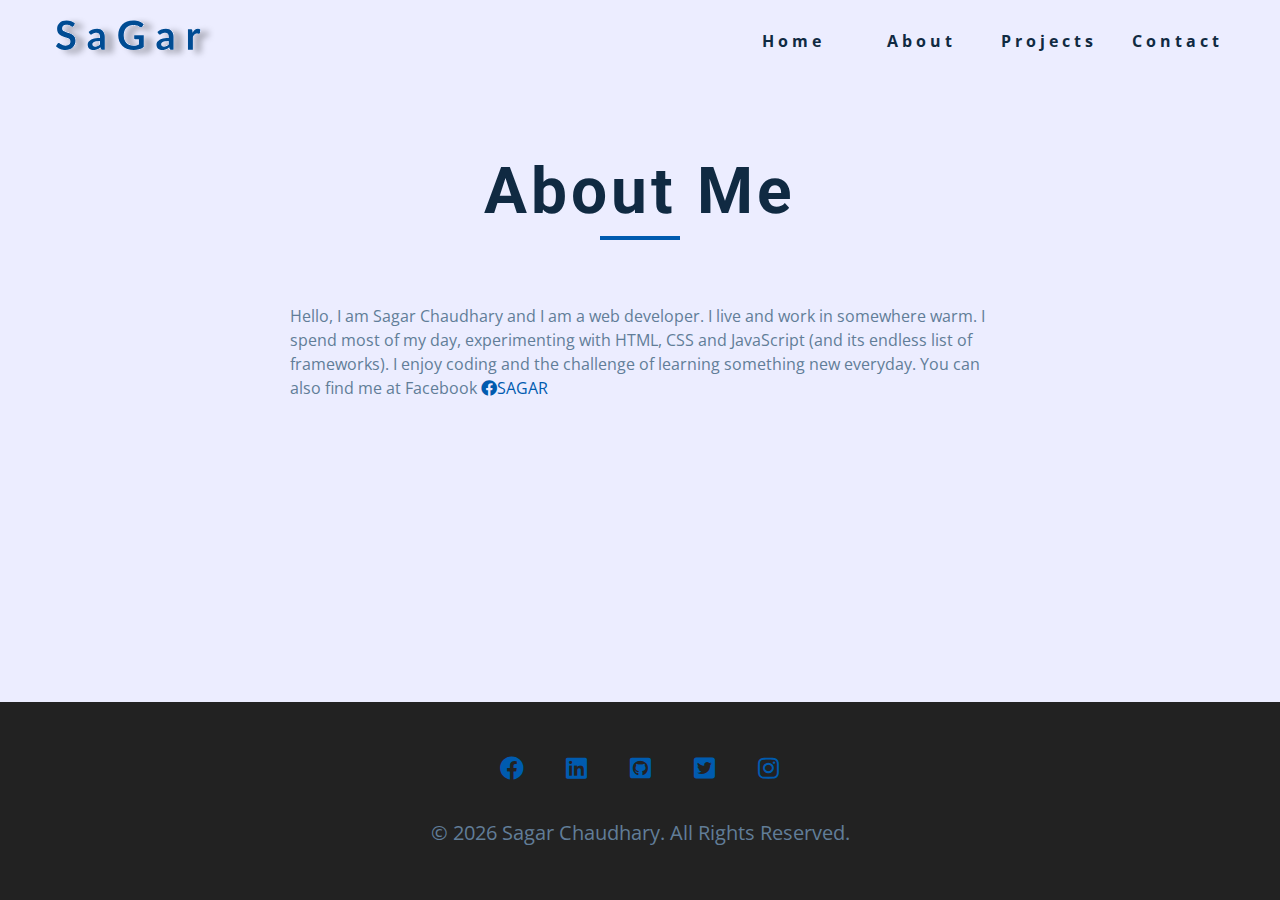
<file: about.html>
<!DOCTYPE html>
<html lang="en">
  <head>
    <meta charset="UTF-8" />
    <meta name="viewport" content="width=device-width, initial-scale=1.0" />
    <title>S a G a r || About</title>
    <link
      rel="stylesheet"
      href="./fontawesome-free-5.12.1-web/css/all.min.css"
    />
    <!-- css -->
    <link rel="stylesheet" href="./css/styles.css" />
  </head>

  <body>
    <!-- navbar -->
    <nav class="nav" id="nav">
      <div class="nav-center">
        <!-- nav header -->
        <div class="nav-header">
          <a href="index.html"><img src="./images/logo1.svg" class="nav-logo" alt="" /></a>
          <button class="nav-btn" id="nav-btn">
            <i class="fas fa-bars"></i>
          </button>
        </div>
        <!-- nav links -->
        <ul class="nav-links">
          <li><a href="index.html">home</a></li>
          <li><a href="about.html">about</a></li>
          <li><a href="projects.html">projects</a></li>
          <li><a href="contact.html">contact</a></li>
        </ul>
      </div>
    </nav>
    <!-- end of navbar -->
    <!-- sidebar -->
    <aside class="sidebar" id="sidebar">
      <div>
        <button id="close-btn" class="close-btn">
          <i class="fas fa-times"></i>
        </button>
        <ul class="sidebar-links">
          <li><a href="index.html">home</a></li>
          <li><a href="about.html">about</a></li>
          <li><a href="projects.html">projects</a></li>
          <li><a href="contact.html">contact</a></li>
        </ul>
        <ul class="social-icons">
          <!-- single item -->
          <li>
            <a href="https://www.facebook.com/emoz.anbu" class="social-icon">
              <i class="fab fa-facebook"></i>
            </a>
          </li>
          <!-- end of single item -->
          <!-- single item -->
          <li>
            <a href="https://www.linkedin.com/in/sagar2022/" class="social-icon">
              <i class="fab fa-linkedin"></i>
            </a>
          </li>
          <!-- end of single item -->
          <!-- single item -->
          <li>
            <a href="https://www.github.com/sagar2022" class="social-icon">
              <i class="fab fa-squarespace"></i>
            </a>
          </li>
          <!-- end of single item -->
          <!-- single item -->
          <li>
            <a href="https://www.twitter.com/AnbuEmoz" class="social-icon">
              <i class="fab fa-twitter-square"></i>
            </a>
          </li>
          <!-- end of single item -->
          <!-- single item -->
          <li>
            <a href="https://www.instagram.com/emoz.anbuu/" class="social-icon">
              <i class="fab fa-instagram"></i>
            </a>
          </li>
          <!-- end of single item -->
        </ul>
      </div>
    </aside>
    <!-- end of sidebar -->

    <!-- ############## -->
    <!-- ############## -->
    <!-- ############## -->
    <!-- ############## -->

    <section class="section single-page">
      <!-- section title -->
      <div class="section-title">
        <h1>about me</h1>
        <div class="underline"></div>
      </div>
      <!--end of section title -->
      <div class="section-center page-info">
        <!-- about page -->
        <p>
          Hello, I am Sagar Chaudhary and I am a web developer. I live and work in
          somewhere warm. I spend most of my day, experimenting with HTML, CSS
          and JavaScript (and its endless list of frameworks). I enjoy coding
          and the challenge of learning something new everyday. You can also
          find me at Facebook
          <a href="https://www.facebook.com/emoz.anbu"
            ><i class="fab fa-facebook"></i>SAGAR</a
          >
        </p>
      </div>
    </section>
    <!-- ############## -->
    <!-- ############## -->
    <!-- ############## -->
    <!-- ############## -->

    <!-- footer -->
    <footer class="footer">
      <ul class="social-icons">
        <!-- single item -->
        <li>
          <a href="https://www.facebook.com/emoz.anbu" class="social-icon">
            <i class="fab fa-facebook"></i>
          </a>
        </li>
        <!-- end of single item -->
        <!-- single item -->
        <li>
          <a href="https://www.linkedin.com/in/sagar2022/" class="social-icon">
            <i class="fab fa-linkedin"></i>
          </a>
        </li>
        <!-- end of single item -->
        <!-- single item -->
        <li>
          <a href="https://www.github.com/2022" class="social-icon">
            <i class="fab fa-github-square"></i>
          </a>
        </li>
        <!-- end of single item -->
        <!-- single item -->
        <li>
          <a href="https://www.twitter.com/AnbuEmoz" class="social-icon">
            <i class="fab fa-twitter-square"></i>
          </a>
        </li>
        <!-- end of single item -->
        <!-- single item -->
        <li>
          <a href="https://www.instagram.com/emoz.anbuu/" class="social-icon">
            <i class="fab fa-instagram"></i>
          </a>
        </li>
        <!-- end of single item -->
      </ul>

      <p>&copy; <span id="date"></span> sagar chaudhary. All rights reserved.</p>
    </footer>
    <script src="./js/app.js"></script>
  </body>
</html>
</file>
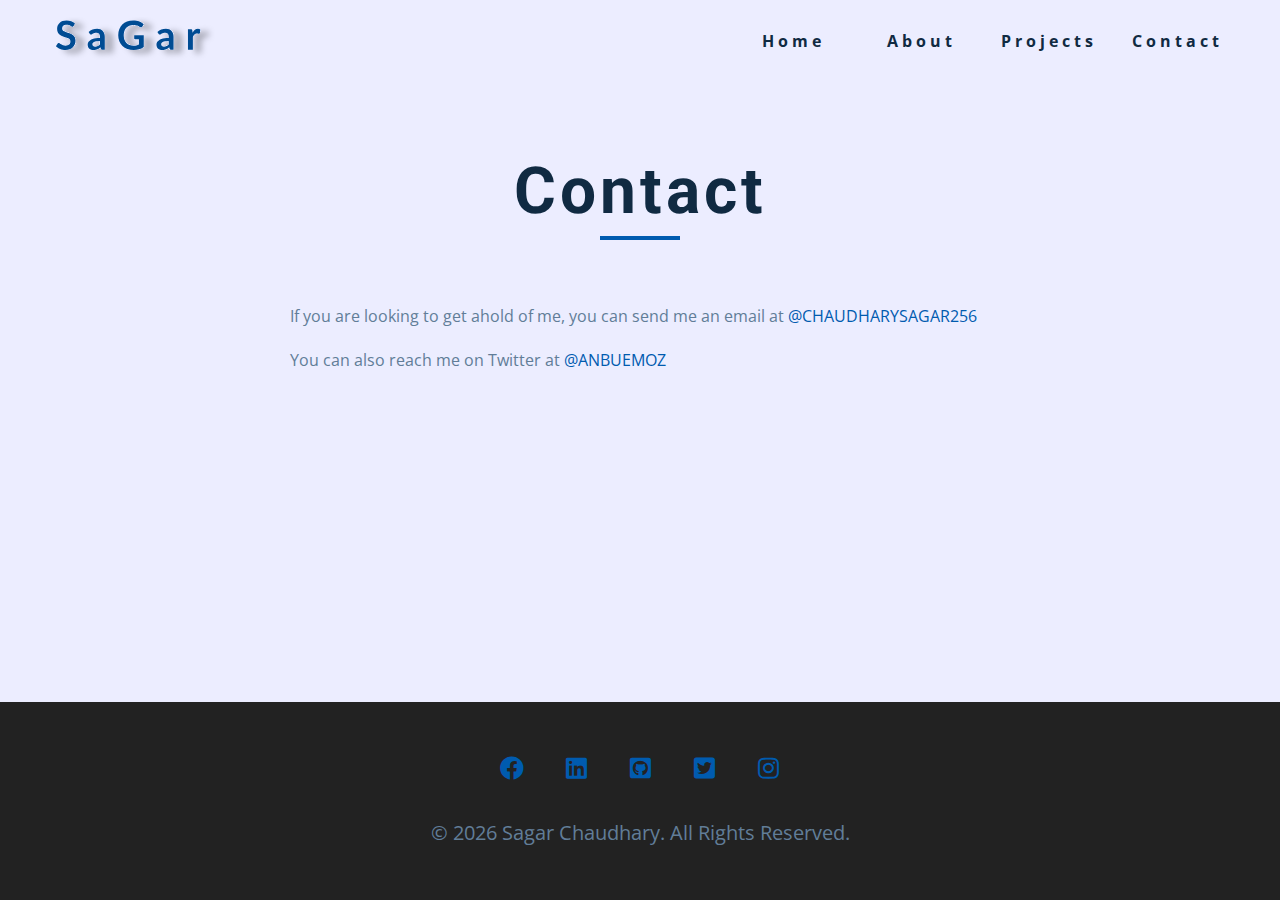
<file: contact.html>
<!DOCTYPE html>
<html lang="en">
  <head>
    <meta charset="UTF-8" />
    <meta name="viewport" content="width=device-width, initial-scale=1.0" />
    <title>S a G a r|| Contact</title>
    <link
      rel="stylesheet"
      href="./fontawesome-free-5.12.1-web/css/all.min.css"
    />
    <!-- css -->
    <link rel="stylesheet" href="./css/styles.css" />
  </head>

  <body>
    <!-- navbar -->
    <nav class="nav" id="nav">
      <div class="nav-center">
        <!-- nav header -->
        <div class="nav-header">
          <a href="index.html"><img src="./images/logo1.svg" class="nav-logo" alt="" /></a>
          <button class="nav-btn" id="nav-btn">
            <i class="fas fa-bars"></i>
          </button>
        </div>
        <!-- nav links -->
        <ul class="nav-links">
          <li><a href="index.html">home</a></li>
          <li><a href="about.html">about</a></li>
          <li><a href="projects.html">projects</a></li>
          <li><a href="contact.html">contact</a></li>
        </ul>
      </div>
    </nav>
    <!-- end of navbar -->
    <!-- sidebar -->
    <aside class="sidebar" id="sidebar">
      <div>
        <button id="close-btn" class="close-btn">
          <i class="fas fa-times"></i>
        </button>
        <ul class="sidebar-links">
          <li><a href="index.html">home</a></li>
          <li><a href="about.html">about</a></li>
          <li><a href="projects.html">projects</a></li>
          <li><a href="contact.html">contact</a></li>
        </ul>
        <ul class="social-icons">
          <!-- single item -->
          <li>
            <a href="https://www.facebook.com/emoz.anbu" class="social-icon">
              <i class="fab fa-facebook"></i>
            </a>
          </li>
          <!-- end of single item -->
          <!-- single item -->
          <li>
            <a href="https://www.linkedin.com/in/sagar2022/" class="social-icon">
              <i class="fab fa-linkedin"></i>
            </a>
          </li>
          <!-- end of single item -->
          <!-- single item -->
          <li>
            <a href="https://www.github.com/sagar2022" class="social-icon">
              <i class="fab fa-github-square"></i>
            </a>
          </li>
          <!-- end of single item -->
          <!-- single item -->
          <li>
            <a href="https://www.twitter.com/AnbuEmoz" class="social-icon">
              <i class="fab fa-twitter-square"></i>
            </a>
          </li>
          <!-- end of single item -->
          <!-- single item -->
          <li>
            <a href="https://www.instagram.com/emoz.anbuu/" class="social-icon">
              <i class="fab fa-instagram"></i>
            </a>
          </li>
          <!-- end of single item -->
        </ul>
      </div>
    </aside>
    <!-- end of sidebar -->

    <!-- ############## -->
    <!-- ############## -->
    <!-- ############## -->
    <!-- ############## -->

    <section class="section single-page">
      <!-- section title -->
      <div class="section-title">
        <h1>contact</h1>
        <div class="underline"></div>
      </div>
      <!--end of section title -->
      <div class="section-center page-info">
        <!-- contact page-->
        <p>
          If you are looking to get ahold of me, you can send me an email at
          <a href="mailto:chaudharysagar256@gmail.com">@chaudharysagar256</a>
        </p>
        <p>
          You can also reach me on Twitter at
          <a href="https://twitter.com/anbuemoz">@anbuemoz </a>
        </p>
      </div>
    </section>
    <!-- ############## -->
    <!-- ############## -->
    <!-- ############## -->
    <!-- ############## -->

    <!-- footer -->
    <footer class="footer">
      <ul class="social-icons">
        <!-- single item -->
        <li>
          <a href="https://www.facebook.com/emoz.anbu" class="social-icon">
            <i class="fab fa-facebook"></i>
          </a>
        </li>
        <!-- end of single item -->
        <!-- single item -->
        <li>
          <a href="https://www.linkedin.com/in/sagar2022/" class="social-icon">
            <i class="fab fa-linkedin"></i>
          </a>
        </li>
        <!-- end of single item -->
        <!-- single item -->
        <li>
          <a href="https://www.github.com/sagar2022" class="social-icon">
            <i class="fab fa-github-square"></i>
          </a>
        </li>
        <!-- end of single item -->
        <!-- single item -->
        <li>
          <a href="https://www.twitter.com/AnbuEmoz" class="social-icon">
            <i class="fab fa-twitter-square"></i>
          </a>
        </li>
        <!-- end of single item -->
        <!-- single item -->
        <li>
          <a href="https://www.instagram.com/emoz.anbuu/" class="social-icon">
            <i class="fab fa-instagram"></i>
          </a>
        </li>
        <!-- end of single item -->
      </ul>

      <p>&copy; <span id="date"></span> sagar chaudhary. All rights reserved.</p>
    </footer>
    <script src="./js/app.js"></script>
  </body>
</html>
</file>
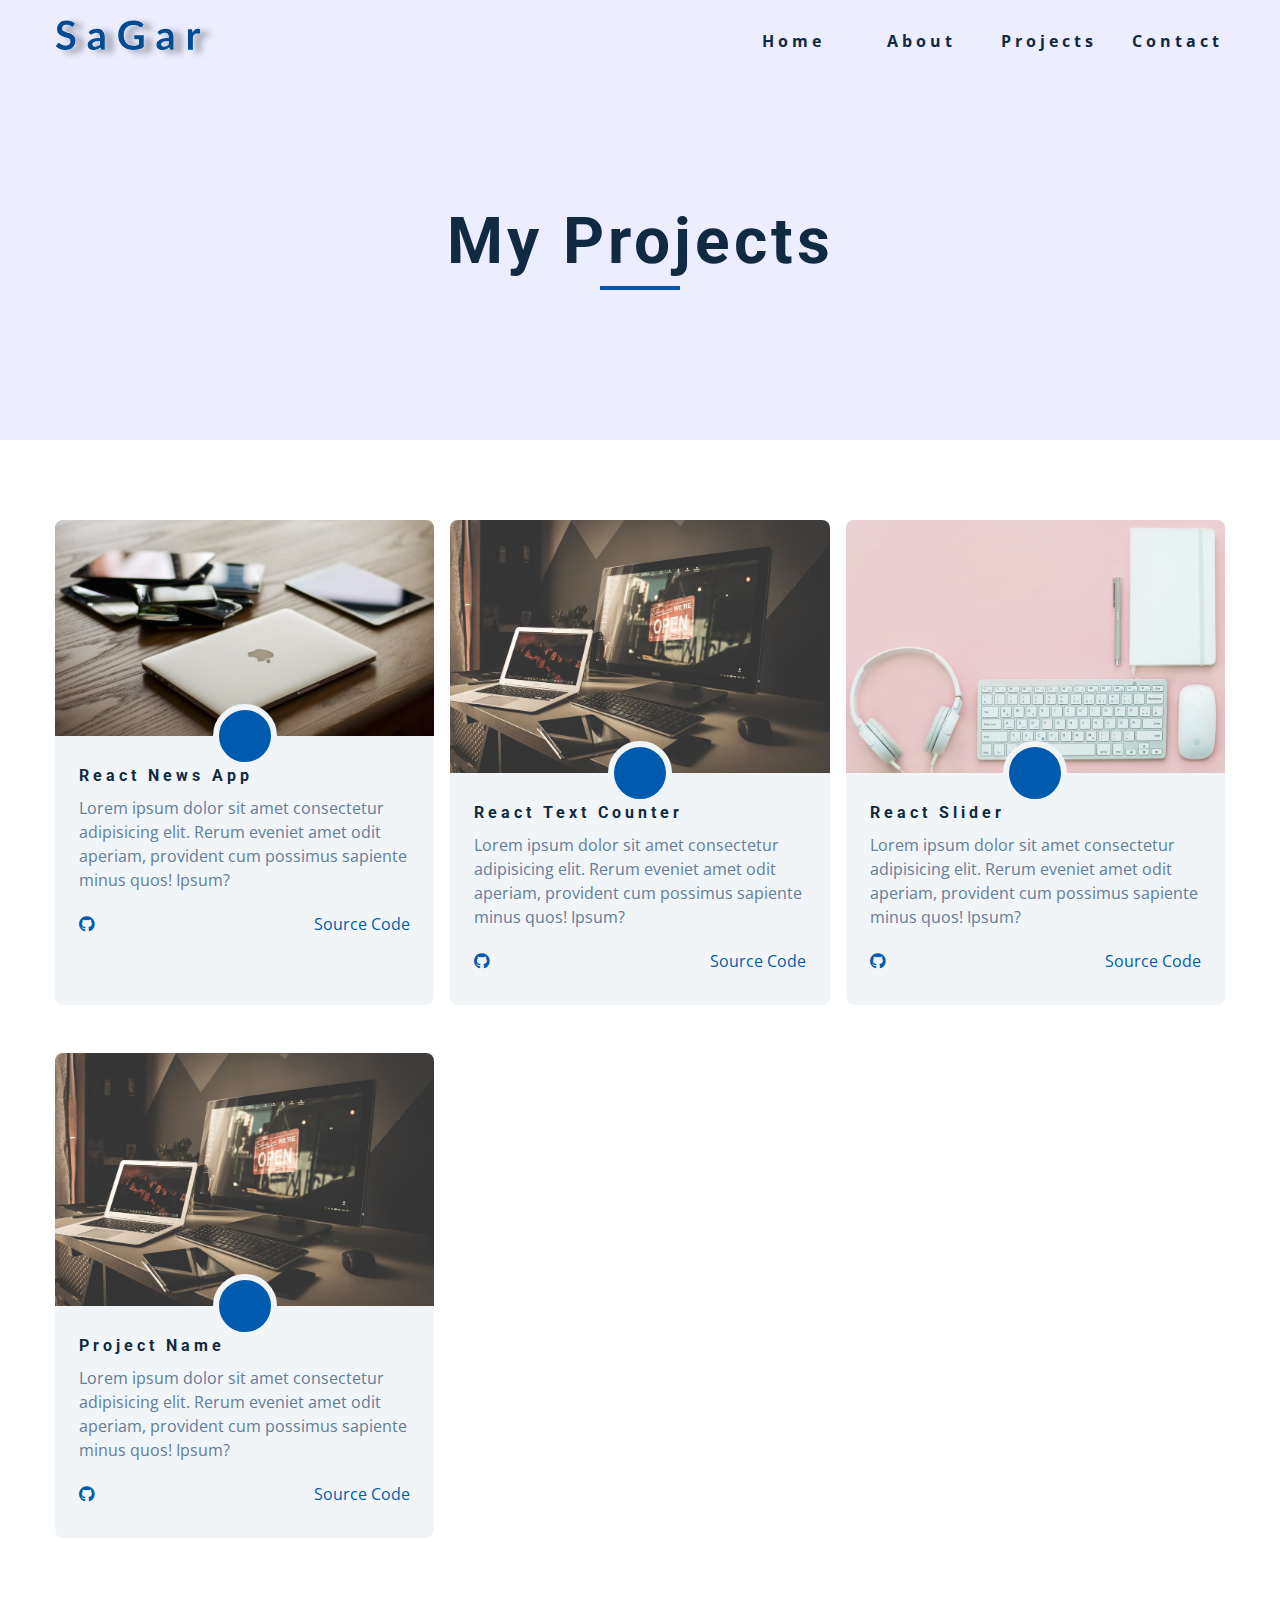
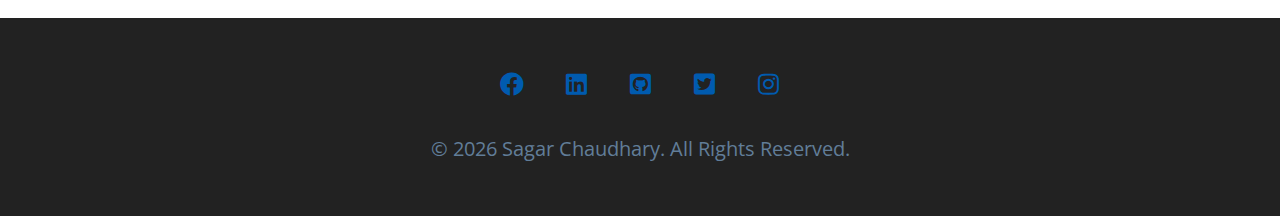
<file: projects.html>
<!DOCTYPE html>
<html lang="en">
  <head>
    <meta charset="UTF-8" />
    <meta name="viewport" content="width=device-width, initial-scale=1.0" />
    <title>S a G a r || Projects</title>
    <link
      rel="stylesheet"
      href="./fontawesome-free-5.12.1-web/css/all.min.css"
    />
    <!-- css -->
    <link rel="stylesheet" href="./css/styles.css" />
  </head>

  <body>
    <!-- navbar -->
    <nav class="nav" id="nav">
      <div class="nav-center">
        <!-- nav header -->
        <div class="nav-header">
          <a href="index.html"><img src="./images/logo1.svg" class="nav-logo" alt="" /></a>
          <button class="nav-btn" id="nav-btn">
            <i class="fas fa-bars"></i>
          </button>
        </div>
        <!-- nav links -->
        <ul class="nav-links">
          <li><a href="index.html">home</a></li>
          <li><a href="about.html">about</a></li>
          <li><a href="projects.html">projects</a></li>
          <li><a href="contact.html">contact</a></li>
        </ul>
      </div>
    </nav>
    <!-- end of navbar -->
    <!-- sidebar -->
    <aside class="sidebar" id="sidebar">
      <div>
        <button id="close-btn" class="close-btn">
          <i class="fas fa-times"></i>
        </button>
        <ul class="sidebar-links">
          <li><a href="index.html">home</a></li>
          <li><a href="about.html">about</a></li>
          <li><a href="projects.html">projects</a></li>
          <li><a href="contact.html">contact</a></li>
        </ul>
        <ul class="social-icons">
          <!-- single item -->
          <li>
            <a href="https://www.facebook.com/emoz.anbu" class="social-icon">
              <i class="fab fa-facebook"></i>
            </a>
          </li>
          <!-- end of single item -->
          <!-- single item -->
          <li>
            <a href="https://www.linkedin.com/in/sagar2022/" class="social-icon">
              <i class="fab fa-linkedin"></i>
            </a>
          </li>
          <!-- end of single item -->
          <!-- single item -->
          <li>
            <a href="https://www.github.com/sagar2022" class="social-icon">
              <i class="fab fa-github-square"></i>
            </a>
          </li>
          <!-- end of single item -->
          <!-- single item -->
          <li>
            <a href="https://www.twitter.com/Anbuemoz" class="social-icon">
              <i class="fab fa-twitter-square"></i>
            </a>
          </li>
          <!-- end of single item -->
          <!-- single item -->
          <li>
            <a href="https://www.instagram.com/emoz.anbuu/" class="social-icon">
              <i class="fab fa-instagram"></i>
            </a>
          </li>
          <!-- end of single item -->
        </ul>
      </div>
    </aside>
    <!-- end of sidebar -->

    <!-- ############## -->
    <!-- ############## -->
    <!-- ############## -->
    <!-- ############## -->
    <header class="projects-hero">
      <!-- section title -->
      <div class="section-title">
        <h1>my projects</h1>
        <div class="underline"></div>
      </div>
      <!--end of section title -->
    </header>
    <section class="section">
      <div class="section-center projects-page-center">

        <!-- single project -->
        <article class="single-project">
          <div class="project-container">
            <img src="./images/project-1.jpeg" alt="single project" />
            <a href="https://github.com/sagar2022/React-News-App" class="project-icon">
              <i class="fas fa-home"></i>
            </a>
          </div>
          <div class="project-details">
            <h4>React News App</h4>
            <p>
              Lorem ipsum dolor sit amet consectetur adipisicing elit. Rerum
              eveniet amet odit aperiam, provident cum possimus sapiente minus
              quos! Ipsum?
            </p>
            <div class="project-footer">
              <span>
                <i class="fab fa-github"></i>
              </span>
              <a href="https://github.com/sagar2022/React-News-App">source code</a>
            </div>
          </div>
        </article>
        <!-- end of single project -->
         <!-- single project -->
         <article class="single-project">
          <div class="project-container">
            <img src="./images/project-4.jpeg" alt="single project" />
            <a href="https://github.com/sagar2022/React-text-counter" class="project-icon">
              <i class="fas fa-home"></i>
            </a>
          </div>
          <div class="project-details">
            <h4>react text counter</h4>
            <p>
              Lorem ipsum dolor sit amet consectetur adipisicing elit. Rerum
              eveniet amet odit aperiam, provident cum possimus sapiente minus
              quos! Ipsum?
            </p>
            <div class="project-footer">
              <span>
                <i class="fab fa-github"></i>
              </span>
              <a href="https://github.com/sagar2022/React-text-counter">source code</a>
            </div>
          </div>
        </article>
        <!-- end of single project -->
         <!-- single project -->
         <article class="single-project">
          <div class="project-container">
            <img src="./images/project-3.jpeg" alt="single project" />
            <a href="https://github.com/sagar2022/React-slider" class="project-icon">
              <i class="fas fa-home"></i>
            </a>
          </div>
          <div class="project-details">
            <h4>react slider</h4>
            <p>
              Lorem ipsum dolor sit amet consectetur adipisicing elit. Rerum
              eveniet amet odit aperiam, provident cum possimus sapiente minus
              quos! Ipsum?
            </p>
            <div class="project-footer">
              <span>
                <i class="fab fa-github"></i>
              </span>
              <a href="https://github.com/sagar2022/React-slider">source code</a>
            </div>
          </div>
        </article>
        <!-- end of single project -->
         <!-- single project -->
         <article class="single-project">
          <div class="project-container">
            <img src="./images/project-4.jpeg" alt="single project" />
            <a href="https://www.johnsmilga.com" class="project-icon">
              <i class="fas fa-home"></i>
            </a>
          </div>
          <div class="project-details">
            <h4>project name</h4>
            <p>
              Lorem ipsum dolor sit amet consectetur adipisicing elit. Rerum
              eveniet amet odit aperiam, provident cum possimus sapiente minus
              quos! Ipsum?
            </p>
            <div class="project-footer">
              <span>
                <i class="fab fa-github"></i>
              </span>
              <a href="https://www.github.com">source code</a>
            </div>
          </div>
        </article>
        <!-- end of single project -->
         <!-- single project -->
         <!-- <article class="single-project">
          <div class="project-container">
            <img src="./images/project-1.jpeg" alt="single project" />
            <a href="https://www.johnsmilga.com" class="project-icon">
              <i class="fas fa-home"></i>
            </a>
          </div>
          <div class="project-details">
            <h4>project name</h4>
            <p>
              Lorem ipsum dolor sit amet consectetur adipisicing elit. Rerum
              eveniet amet odit aperiam, provident cum possimus sapiente minus
              quos! Ipsum?
            </p>
            <div class="project-footer">
              <span>
                <i class="fab fa-github"></i>
              </span>
              <a href="https://www.github.com">source code</a>
            </div>
          </div>
        </article> -->
        <!-- end of single project -->
      </div>
    </section>
    <!-- ############## -->
    <!-- ############## -->
    <!-- ############## -->
    <!-- ############## -->

    <!-- footer -->
    <footer class="footer">
      <ul class="social-icons">
        <!-- single item -->
        <li>
          <a href="https://www.facebook.com/emoz.anbu" class="social-icon">
            <i class="fab fa-facebook"></i>
          </a>
        </li>
        <!-- end of single item -->
        <!-- single item -->
        <li>
          <a href="https://www.linkedin.com/in/sagar2022/" class="social-icon">
            <i class="fab fa-linkedin"></i>
          </a>
        </li>
        <!-- end of single item -->
        <!-- single item -->
        <li>
          <a href="https://www.github.com/sagar2022" class="social-icon">
            <i class="fab fa-github-square"></i>
          </a>
        </li>
        <!-- end of single item -->
        <!-- single item -->
        <li>
          <a href="https://www.twitter.com/AnbuEmoz" class="social-icon">
            <i class="fab fa-twitter-square"></i>
          </a>
        </li>
        <!-- end of single item -->
        <!-- single item -->
        <li>
          <a href="https://www.instagram.com/emoz.anbuu/" class="social-icon">
            <i class="fab fa-instagram"></i>
          </a>
        </li>
        <!-- end of single item -->
      </ul>

      <p>&copy; <span id="date"></span> Sagar Chaudhary. All rights reserved.</p>
    </footer>
    <script src="./js/app.js"></script>
  </body>
</html>
</file>
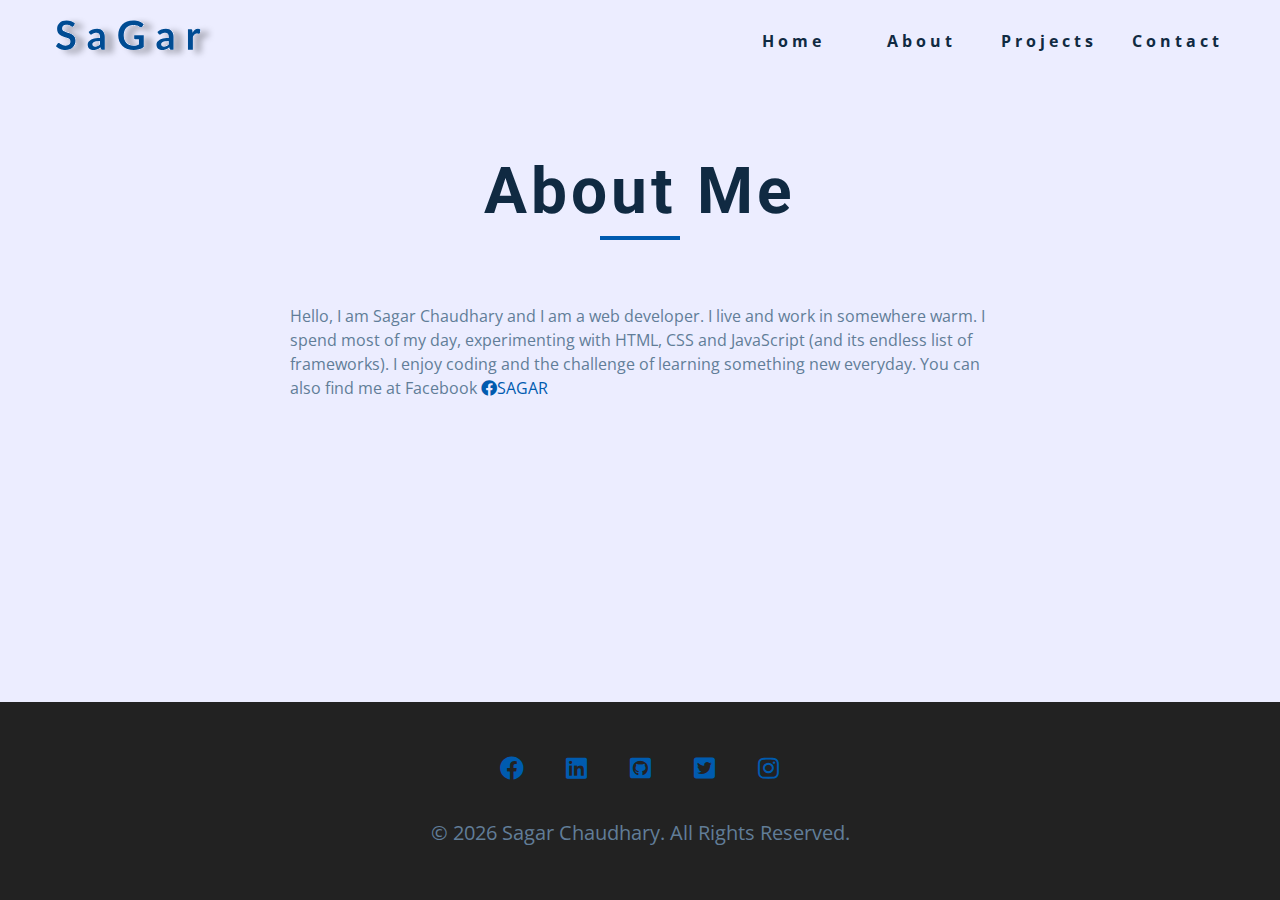
<file: blogs/css-articles.html>
<!DOCTYPE html>
<html lang="en">
  <head>
    <meta charset="UTF-8" />
    <meta name="viewport" content="width=device-width, initial-scale=1.0" />
    <title>S a G a r || CSS Articles</title>
    <link
      rel="stylesheet"
      href="../fontawesome-free-5.12.1-web/css/all.min.css"
    />
    <!-- css -->
    <link rel="stylesheet" href="../css/styles.css" />
  </head>

  <body>
    <!-- navbar -->
    <nav class="nav" id="nav">
      <div class="nav-center">
        <!-- nav header -->
        <div class="nav-header">
          <a href="index.html"><img src="../images/logo1.svg" class="nav-logo" alt="" /></a>
          <button class="nav-btn" id="nav-btn">
            <i class="fas fa-bars"></i>
          </button>
        </div>
        <!-- nav links -->
        <ul class="nav-links">
          <li><a href="../index.html">home</a></li>
          <li><a href="../about.html">about</a></li>
          <li><a href="../projects.html">projects</a></li>
          <li><a href="../contact.html">contact</a></li>
        </ul>
      </div>
    </nav>
    <!-- end of navbar -->
    <!-- sidebar -->
    <aside class="sidebar" id="sidebar">
      <div>
        <button id="close-btn" class="close-btn">
          <i class="fas fa-times"></i>
        </button>
        <ul class="sidebar-links">
          <li><a href="../index.html">home</a></li>
          <li><a href="../about.html">about</a></li>
          <li><a href="../projects.html">projects</a></li>
          <li><a href="../contact.html">contact</a></li>
        </ul>
        <ul class="social-icons">
          <!-- single item -->
          <li>
            <a href="https://www.facebook.com/emoz.anbu" class="social-icon">
              <i class="fab fa-facebook"></i>
            </a>
          </li>
          <!-- end of single item -->
          <!-- single item -->
          <li>
            <a href="https://www.linkedin.com/in/sagar2022/" class="social-icon">
              <i class="fab fa-linkedin"></i>
            </a>
          </li>
          <!-- end of single item -->
          <!-- single item -->
          <li>
            <a href="https://www.github.com/sagar2022" class="social-icon">
              <i class="fab fa-squarespace"></i>
            </a>
          </li>
          <!-- end of single item -->
          <!-- single item -->
          <li>
            <a href="https://www.twitter.com/AnbuEmoz" class="social-icon">
              <i class="fab fa-twitter-square"></i>
            </a>
          </li>
          <!-- end of single item -->
          <!-- single item -->
          <li>
            <a href="https://www.instagram.com/emoz.anbuu/" class="social-icon">
              <i class="fab fa-instagram"></i>
            </a>
          </li>
          <!-- end of single item -->
        </ul>
      </div>
    </aside>
    <!-- end of sidebar -->

    <!-- ############## -->
    <!-- ############## -->
    <!-- ############## -->
    <!-- ############## -->

    <section class="section single-page">
      <!-- section title -->
      <div class="section-title">
        <h1>about me</h1>
        <div class="underline"></div>
      </div>
      <!--end of section title -->
      <div class="section-center page-info">
        <!-- about page -->
        <p>
          Hello, I am Sagar Chaudhary and I am a web developer. I live and work in
          somewhere warm. I spend most of my day, experimenting with HTML, CSS
          and JavaScript (and its endless list of frameworks). I enjoy coding
          and the challenge of learning something new everyday. You can also
          find me at Facebook
          <a href="https://www.facebook.com/emoz.anbu"
            ><i class="fab fa-facebook"></i>SAGAR</a
          >
        </p>
      </div>
    </section>
    <!-- ############## -->
    <!-- ############## -->
    <!-- ############## -->
    <!-- ############## -->

    <!-- footer -->
    <footer class="footer">
      <ul class="social-icons">
        <!-- single item -->
        <li>
          <a href="https://www.facebook.com/emoz.anbu" class="social-icon">
            <i class="fab fa-facebook"></i>
          </a>
        </li>
        <!-- end of single item -->
        <!-- single item -->
        <li>
          <a href="https://www.linkedin.com/in/sagar2022/" class="social-icon">
            <i class="fab fa-linkedin"></i>
          </a>
        </li>
        <!-- end of single item -->
        <!-- single item -->
        <li>
          <a href="https://www.github.com/2022" class="social-icon">
            <i class="fab fa-github-square"></i>
          </a>
        </li>
        <!-- end of single item -->
        <!-- single item -->
        <li>
          <a href="https://www.twitter.com/AnbuEmoz" class="social-icon">
            <i class="fab fa-twitter-square"></i>
          </a>
        </li>
        <!-- end of single item -->
        <!-- single item -->
        <li>
          <a href="https://www.instagram.com/emoz.anbuu/" class="social-icon">
            <i class="fab fa-instagram"></i>
          </a>
        </li>
        <!-- end of single item -->
      </ul>

      <p>&copy; <span id="date"></span> sagar chaudhary. All rights reserved.</p>
    </footer>
    <script src="../js/app.js"></script>
  </body>
</html>
</file>
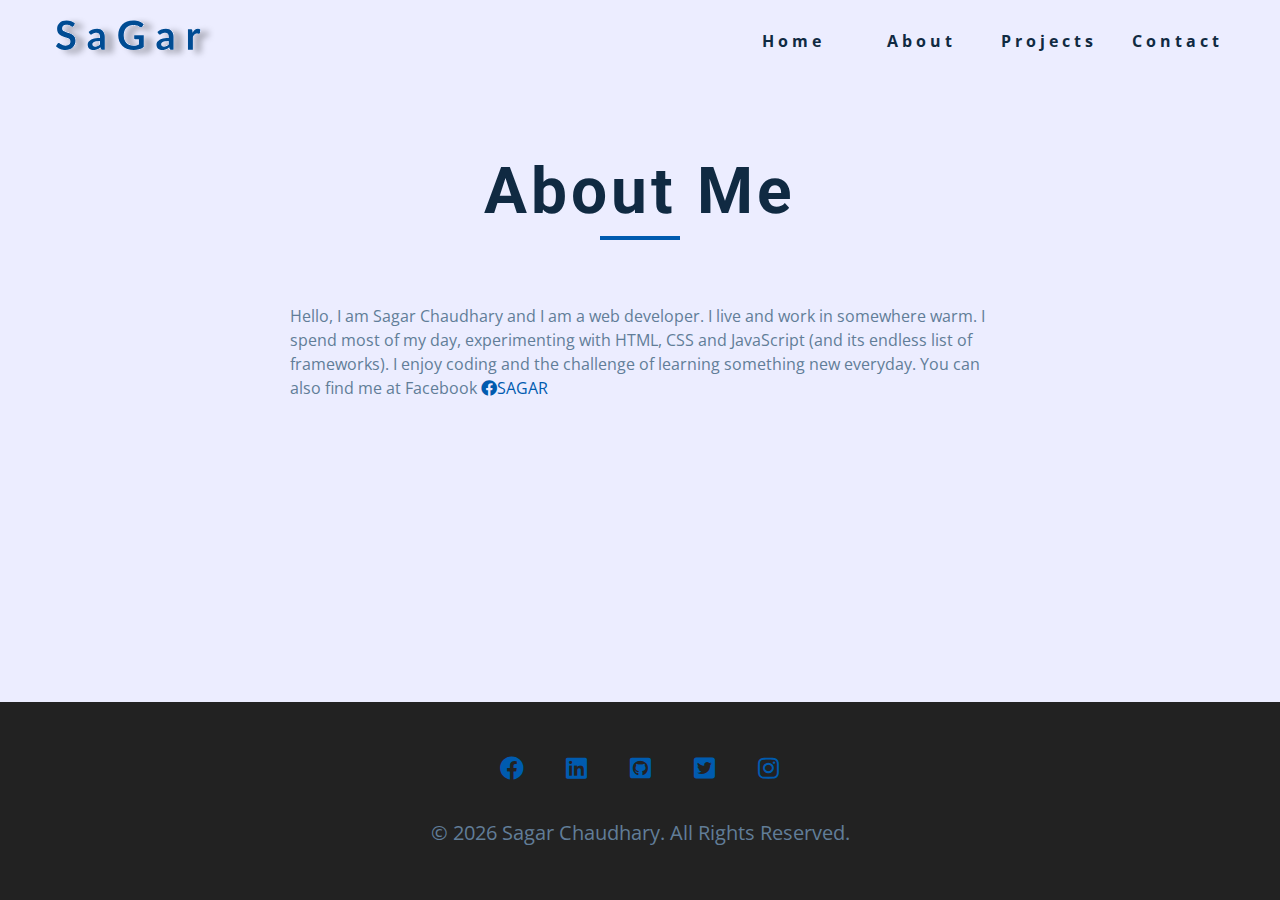
<file: blogs/html-articles.html>
<!DOCTYPE html>
<html lang="en">
  <head>
    <meta charset="UTF-8" />
    <meta name="viewport" content="width=device-width, initial-scale=1.0" />
    <title>S a G a r || HTML Article</title>
    <link
      rel="stylesheet"
      href="../fontawesome-free-5.12.1-web/css/all.min.css"
    />
    <!-- css -->
    <link rel="stylesheet" href="../css/styles.css" />
  </head>

  <body>
    <!-- navbar -->
    <nav class="nav" id="nav">
      <div class="nav-center">
        <!-- nav header -->
        <div class="nav-header">
          <a href="index.html"><img src="../images/logo1.svg" class="nav-logo" alt="" /></a>
          <button class="nav-btn" id="nav-btn">
            <i class="fas fa-bars"></i>
          </button>
        </div>
        <!-- nav links -->
        <ul class="nav-links">
          <li><a href="../index.html">home</a></li>
          <li><a href="../about.html">about</a></li>
          <li><a href="../projects.html">projects</a></li>
          <li><a href="../contact.html">contact</a></li>
        </ul>
      </div>
    </nav>
    <!-- end of navbar -->
    <!-- sidebar -->
    <aside class="sidebar" id="sidebar">
      <div>
        <button id="close-btn" class="close-btn">
          <i class="fas fa-times"></i>
        </button>
        <ul class="sidebar-links">
          <li><a href="../index.html">home</a></li>
          <li><a href="../about.html">about</a></li>
          <li><a href="../projects.html">projects</a></li>
          <li><a href="../contact.html">contact</a></li>
        </ul>
        <ul class="social-icons">
          <!-- single item -->
          <li>
            <a href="https://www.facebook.com/emoz.anbu" class="social-icon">
              <i class="fab fa-facebook"></i>
            </a>
          </li>
          <!-- end of single item -->
          <!-- single item -->
          <li>
            <a href="https://www.linkedin.com/in/sagar2022/" class="social-icon">
              <i class="fab fa-linkedin"></i>
            </a>
          </li>
          <!-- end of single item -->
          <!-- single item -->
          <li>
            <a href="https://www.github.com/sagar2022" class="social-icon">
              <i class="fab fa-squarespace"></i>
            </a>
          </li>
          <!-- end of single item -->
          <!-- single item -->
          <li>
            <a href="https://www.twitter.com/AnbuEmoz" class="social-icon">
              <i class="fab fa-twitter-square"></i>
            </a>
          </li>
          <!-- end of single item -->
          <!-- single item -->
          <li>
            <a href="https://www.instagram.com/emoz.anbuu/" class="social-icon">
              <i class="fab fa-instagram"></i>
            </a>
          </li>
          <!-- end of single item -->
        </ul>
      </div>
    </aside>
    <!-- end of sidebar -->

    <!-- ############## -->
    <!-- ############## -->
    <!-- ############## -->
    <!-- ############## -->

    <section class="section single-page">
      <!-- section title -->
      <div class="section-title">
        <h1>about me</h1>
        <div class="underline"></div>
      </div>
      <!--end of section title -->
      <div class="section-center page-info">
        <!-- about page -->
        <p>
          Hello, I am Sagar Chaudhary and I am a web developer. I live and work in
          somewhere warm. I spend most of my day, experimenting with HTML, CSS
          and JavaScript (and its endless list of frameworks). I enjoy coding
          and the challenge of learning something new everyday. You can also
          find me at Facebook
          <a href="https://www.facebook.com/emoz.anbu"
            ><i class="fab fa-facebook"></i>SAGAR</a
          >
        </p>
      </div>
    </section>
    <!-- ############## -->
    <!-- ############## -->
    <!-- ############## -->
    <!-- ############## -->

    <!-- footer -->
    <footer class="footer">
      <ul class="social-icons">
        <!-- single item -->
        <li>
          <a href="https://www.facebook.com/emoz.anbu" class="social-icon">
            <i class="fab fa-facebook"></i>
          </a>
        </li>
        <!-- end of single item -->
        <!-- single item -->
        <li>
          <a href="https://www.linkedin.com/in/sagar2022/" class="social-icon">
            <i class="fab fa-linkedin"></i>
          </a>
        </li>
        <!-- end of single item -->
        <!-- single item -->
        <li>
          <a href="https://www.github.com/2022" class="social-icon">
            <i class="fab fa-github-square"></i>
          </a>
        </li>
        <!-- end of single item -->
        <!-- single item -->
        <li>
          <a href="https://www.twitter.com/AnbuEmoz" class="social-icon">
            <i class="fab fa-twitter-square"></i>
          </a>
        </li>
        <!-- end of single item -->
        <!-- single item -->
        <li>
          <a href="https://www.instagram.com/emoz.anbuu/" class="social-icon">
            <i class="fab fa-instagram"></i>
          </a>
        </li>
        <!-- end of single item -->
      </ul>

      <p>&copy; <span id="date"></span> sagar chaudhary. All rights reserved.</p>
    </footer>
    <script src="../js/app.js"></script>
  </body>
</html>
</file>
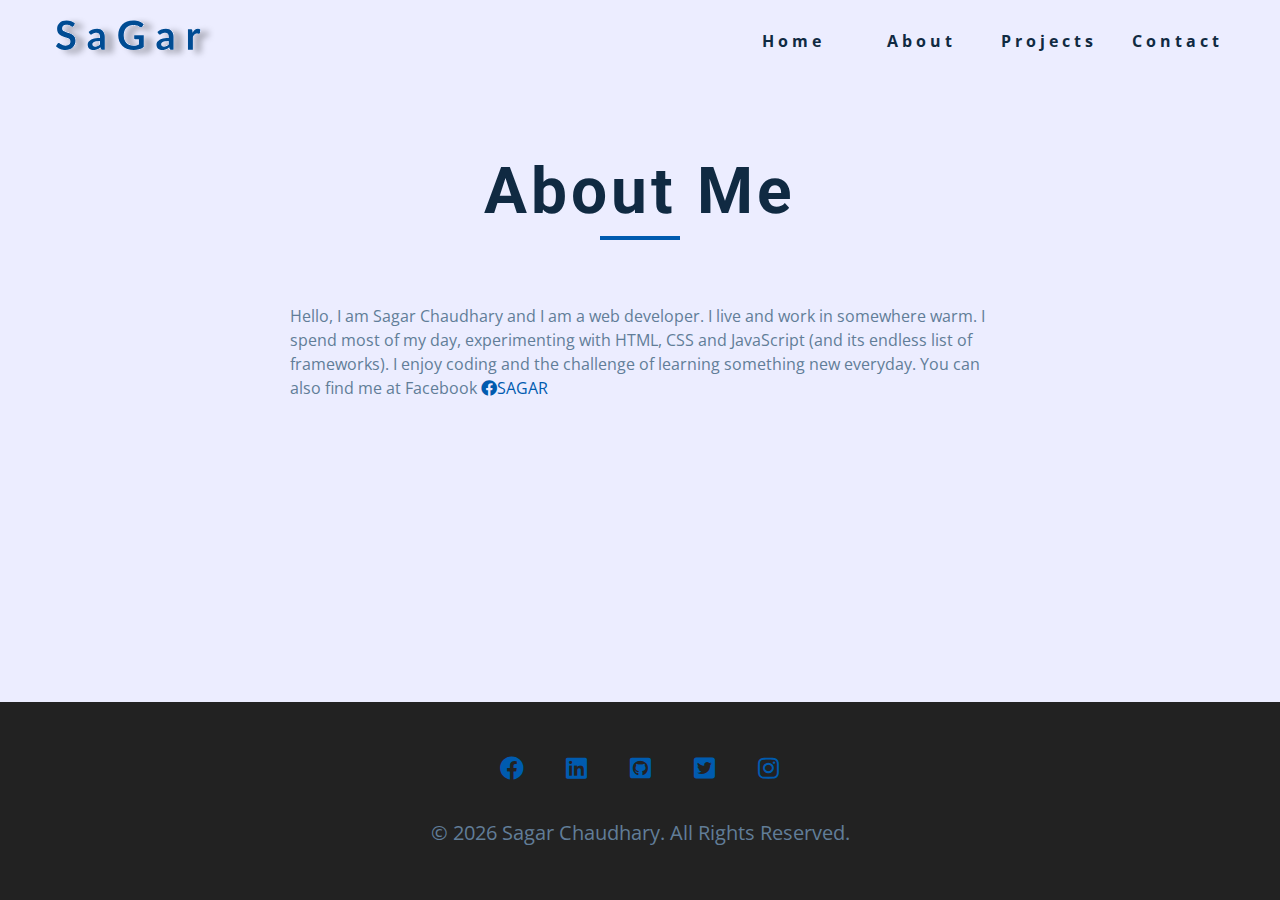
<file: blogs/js-articles.html>
<!DOCTYPE html>
<html lang="en">
  <head>
    <meta charset="UTF-8" />
    <meta name="viewport" content="width=device-width, initial-scale=1.0" />
    <title>S a G a r || JS Article </title>
    <link
      rel="stylesheet"
      href="../fontawesome-free-5.12.1-web/css/all.min.css"
    />
    <!-- css -->
    <link rel="stylesheet" href="../css/styles.css" />
  </head>

  <body>
    <!-- navbar -->
    <nav class="nav" id="nav">
      <div class="nav-center">
        <!-- nav header -->
        <div class="nav-header">
          <a href="index.html"><img src="../images/logo1.svg" class="nav-logo" alt="" /></a>
          <button class="nav-btn" id="nav-btn">
            <i class="fas fa-bars"></i>
          </button>
        </div>
        <!-- nav links -->
        <ul class="nav-links">
          <li><a href="../index.html">home</a></li>
          <li><a href="../about.html">about</a></li>
          <li><a href="../projects.html">projects</a></li>
          <li><a href="../contact.html">contact</a></li>
        </ul>
      </div>
    </nav>
    <!-- end of navbar -->
    <!-- sidebar -->
    <aside class="sidebar" id="sidebar">
      <div>
        <button id="close-btn" class="close-btn">
          <i class="fas fa-times"></i>
        </button>
        <ul class="sidebar-links">
          <li><a href="../index.html">home</a></li>
          <li><a href="../about.html">about</a></li>
          <li><a href="../projects.html">projects</a></li>
          <li><a href="../contact.html">contact</a></li>
        </ul>
        <ul class="social-icons">
          <!-- single item -->
          <li>
            <a href="https://www.facebook.com/emoz.anbu" class="social-icon">
              <i class="fab fa-facebook"></i>
            </a>
          </li>
          <!-- end of single item -->
          <!-- single item -->
          <li>
            <a href="https://www.linkedin.com/in/sagar2022/" class="social-icon">
              <i class="fab fa-linkedin"></i>
            </a>
          </li>
          <!-- end of single item -->
          <!-- single item -->
          <li>
            <a href="https://www.github.com/sagar2022" class="social-icon">
              <i class="fab fa-squarespace"></i>
            </a>
          </li>
          <!-- end of single item -->
          <!-- single item -->
          <li>
            <a href="https://www.twitter.com/AnbuEmoz" class="social-icon">
              <i class="fab fa-twitter-square"></i>
            </a>
          </li>
          <!-- end of single item -->
          <!-- single item -->
          <li>
            <a href="https://www.instagram.com/emoz.anbuu/" class="social-icon">
              <i class="fab fa-instagram"></i>
            </a>
          </li>
          <!-- end of single item -->
        </ul>
      </div>
    </aside>
    <!-- end of sidebar -->

    <!-- ############## -->
    <!-- ############## -->
    <!-- ############## -->
    <!-- ############## -->

    <section class="section single-page">
      <!-- section title -->
      <div class="section-title">
        <h1>about me</h1>
        <div class="underline"></div>
      </div>
      <!--end of section title -->
      <div class="section-center page-info">
        <!-- about page -->
        <p>
          Hello, I am Sagar Chaudhary and I am a web developer. I live and work in
          somewhere warm. I spend most of my day, experimenting with HTML, CSS
          and JavaScript (and its endless list of frameworks). I enjoy coding
          and the challenge of learning something new everyday. You can also
          find me at Facebook
          <a href="https://www.facebook.com/emoz.anbu"
            ><i class="fab fa-facebook"></i>SAGAR</a
          >
        </p>
      </div>
    </section>
    <!-- ############## -->
    <!-- ############## -->
    <!-- ############## -->
    <!-- ############## -->

    <!-- footer -->
    <footer class="footer">
      <ul class="social-icons">
        <!-- single item -->
        <li>
          <a href="https://www.facebook.com/emoz.anbu" class="social-icon">
            <i class="fab fa-facebook"></i>
          </a>
        </li>
        <!-- end of single item -->
        <!-- single item -->
        <li>
          <a href="https://www.linkedin.com/in/sagar2022/" class="social-icon">
            <i class="fab fa-linkedin"></i>
          </a>
        </li>
        <!-- end of single item -->
        <!-- single item -->
        <li>
          <a href="https://www.github.com/2022" class="social-icon">
            <i class="fab fa-github-square"></i>
          </a>
        </li>
        <!-- end of single item -->
        <!-- single item -->
        <li>
          <a href="https://www.twitter.com/AnbuEmoz" class="social-icon">
            <i class="fab fa-twitter-square"></i>
          </a>
        </li>
        <!-- end of single item -->
        <!-- single item -->
        <li>
          <a href="https://www.instagram.com/emoz.anbuu/" class="social-icon">
            <i class="fab fa-instagram"></i>
          </a>
        </li>
        <!-- end of single item -->
      </ul>

      <p>&copy; <span id="date"></span> sagar chaudhary. All rights reserved.</p>
    </footer>
    <script src="../js/app.js"></script>
  </body>
</html>
</file>
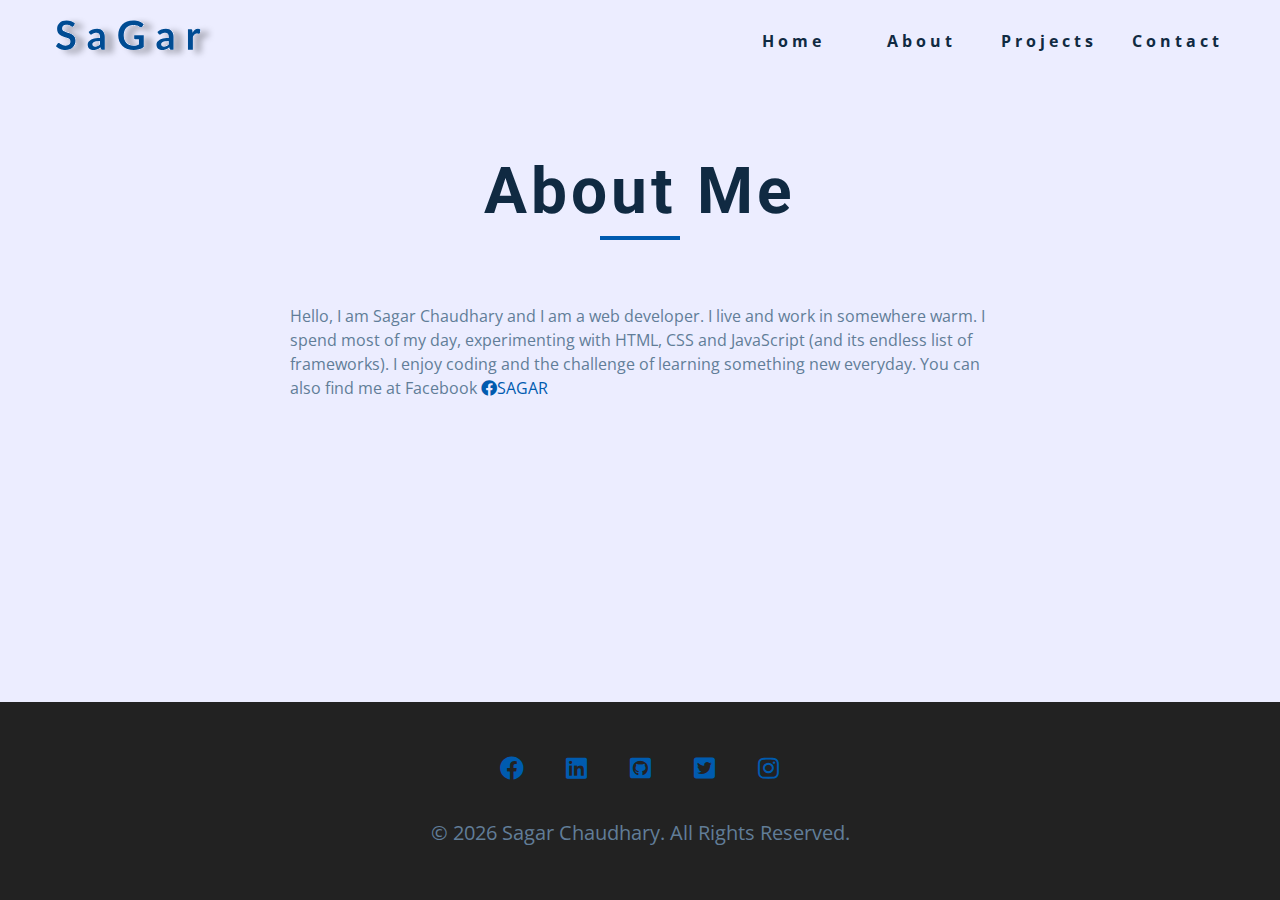
<file: blogs/react-articles.html>
<!DOCTYPE html>
<html lang="en">
  <head>
    <meta charset="UTF-8" />
    <meta name="viewport" content="width=device-width, initial-scale=1.0" />
    <title>S a G a r || React Article</title>
    <link
      rel="stylesheet"
      href="../fontawesome-free-5.12.1-web/css/all.min.css"
    />
    <!-- css -->
    <link rel="stylesheet" href="../css/styles.css" />
  </head>

  <body>
    <!-- navbar -->
    <nav class="nav" id="nav">
      <div class="nav-center">
        <!-- nav header -->
        <div class="nav-header">
          <a href="index.html"><img src="../images/logo1.svg" class="nav-logo" alt="" /></a>
          <button class="nav-btn" id="nav-btn">
            <i class="fas fa-bars"></i>
          </button>
        </div>
        <!-- nav links -->
        <ul class="nav-links">
          <li><a href="../index.html">home</a></li>
          <li><a href="../about.html">about</a></li>
          <li><a href="../projects.html">projects</a></li>
          <li><a href="../contact.html">contact</a></li>
        </ul>
      </div>
    </nav>
    <!-- end of navbar -->
    <!-- sidebar -->
    <aside class="sidebar" id="sidebar">
      <div>
        <button id="close-btn" class="close-btn">
          <i class="fas fa-times"></i>
        </button>
        <ul class="sidebar-links">
          <li><a href="../index.html">home</a></li>
          <li><a href="../about.html">about</a></li>
          <li><a href="../projects.html">projects</a></li>
          <li><a href="../contact.html">contact</a></li>
        </ul>
        <ul class="social-icons">
          <!-- single item -->
          <li>
            <a href="https://www.facebook.com/emoz.anbu" class="social-icon">
              <i class="fab fa-facebook"></i>
            </a>
          </li>
          <!-- end of single item -->
          <!-- single item -->
          <li>
            <a href="https://www.linkedin.com/in/sagar2022/" class="social-icon">
              <i class="fab fa-linkedin"></i>
            </a>
          </li>
          <!-- end of single item -->
          <!-- single item -->
          <li>
            <a href="https://www.github.com/sagar2022" class="social-icon">
              <i class="fab fa-squarespace"></i>
            </a>
          </li>
          <!-- end of single item -->
          <!-- single item -->
          <li>
            <a href="https://www.twitter.com/AnbuEmoz" class="social-icon">
              <i class="fab fa-twitter-square"></i>
            </a>
          </li>
          <!-- end of single item -->
          <!-- single item -->
          <li>
            <a href="https://www.instagram.com/emoz.anbuu/" class="social-icon">
              <i class="fab fa-instagram"></i>
            </a>
          </li>
          <!-- end of single item -->
        </ul>
      </div>
    </aside>
    <!-- end of sidebar -->

    <!-- ############## -->
    <!-- ############## -->
    <!-- ############## -->
    <!-- ############## -->

    <section class="section single-page">
      <!-- section title -->
      <div class="section-title">
        <h1>about me</h1>
        <div class="underline"></div>
      </div>
      <!--end of section title -->
      <div class="section-center page-info">
        <!-- about page -->
        <p>
          Hello, I am Sagar Chaudhary and I am a web developer. I live and work in
          somewhere warm. I spend most of my day, experimenting with HTML, CSS
          and JavaScript (and its endless list of frameworks). I enjoy coding
          and the challenge of learning something new everyday. You can also
          find me at Facebook
          <a href="https://www.facebook.com/emoz.anbu"
            ><i class="fab fa-facebook"></i>SAGAR</a
          >
        </p>
      </div>
    </section>
    <!-- ############## -->
    <!-- ############## -->
    <!-- ############## -->
    <!-- ############## -->

    <!-- footer -->
    <footer class="footer">
      <ul class="social-icons">
        <!-- single item -->
        <li>
          <a href="https://www.facebook.com/emoz.anbu" class="social-icon">
            <i class="fab fa-facebook"></i>
          </a>
        </li>
        <!-- end of single item -->
        <!-- single item -->
        <li>
          <a href="https://www.linkedin.com/in/sagar2022/" class="social-icon">
            <i class="fab fa-linkedin"></i>
          </a>
        </li>
        <!-- end of single item -->
        <!-- single item -->
        <li>
          <a href="https://www.github.com/2022" class="social-icon">
            <i class="fab fa-github-square"></i>
          </a>
        </li>
        <!-- end of single item -->
        <!-- single item -->
        <li>
          <a href="https://www.twitter.com/AnbuEmoz" class="social-icon">
            <i class="fab fa-twitter-square"></i>
          </a>
        </li>
        <!-- end of single item -->
        <!-- single item -->
        <li>
          <a href="https://www.instagram.com/emoz.anbuu/" class="social-icon">
            <i class="fab fa-instagram"></i>
          </a>
        </li>
        <!-- end of single item -->
      </ul>

      <p>&copy; <span id="date"></span> sagar chaudhary. All rights reserved.</p>
    </footer>
    <script src="../js/app.js"></script>
  </body>
</html>
</file>
<file: css/styles.css>
/*
=============== 
Fonts
===============
*/
@import url("https://fonts.googleapis.com/css?family=Open+Sans|Roboto:400,700&display=swap");

/*
=============== 
Variables
===============
*/

:root {
  /* dark shades of primary color*/
  --clr-primary-1: #005baf;
  --clr-primary-2: hsl(43, 77%, 27%);
  --clr-primary-3: hsl(43, 72%, 37%);
  --clr-primary-4: #4fa5f5;
  /* primary/main color */
  --clr-primary-5: #005baf;
  /* lighter shades of primary color */
  --clr-primary-6: hsl(43, 89%, 70%);
  --clr-primary-7: #add5fc;
  --clr-primary-8: hsl(45, 86%, 81%);
  --clr-primary-9: hsl(45, 90%, 88%);
  --clr-primary-10: rgb(236, 237, 255);
  /* darkest grey - used for headings */
  --clr-grey-1: hsl(209, 61%, 16%);
  --clr-grey-2: hsl(211, 39%, 23%);
  --clr-grey-3: hsl(209, 34%, 30%);
  --clr-grey-4: hsl(209, 28%, 39%);
  /* grey used for paragraphs */
  --clr-grey-5: hsl(210, 22%, 49%);
  --clr-grey-6: hsl(209, 23%, 60%);
  --clr-grey-7: hsl(211, 27%, 70%);
  --clr-grey-8: hsl(210, 31%, 80%);
  --clr-grey-9: hsl(212, 33%, 89%);
  --clr-grey-10: hsl(210, 36%, 96%);
  --clr-white: #fff;
  --ff-primary: "Roboto", sans-serif;
  --ff-secondary: "Open Sans", sans-serif;
  --transition: all 0.3s linear;
  --spacing: 0.25rem;
  --radius: 0.5rem;
  --light-shadow: 0 5px 15px rgba(0, 0, 0, 0.1);
  --dark-shadow: 0 5px 15px rgba(0, 0, 0, 0.2);
  --max-width: 1170px;
}
/*
=============== 
Global Styles
===============
*/

*,
::after,
::before {
  margin: 0;
  padding: 0;
  box-sizing: border-box;
}
body {
  font-family: var(--ff-secondary);
  background: var(--clr-white);
  color: var(--clr-grey-1);
  line-height: 1.5;
  font-size: 0.875rem;
}
ul {
  list-style-type: none;
}
a {
  text-decoration: none;
}
img:not(.nav-logo) {
  width: 100%;
  display: block;
}

h1,
h2,
h3,
h4 {
  letter-spacing: var(--spacing);
  text-transform: capitalize;
  line-height: 1.25;
  margin-bottom: 0.75rem;
  font-family: var(--ff-primary);
}
h1 {
  font-size: 3rem;
}
h2 {
  font-size: 2rem;
}
h3 {
  font-size: 1.25rem;
}
h4 {
  font-size: 0.875rem;
}
p {
  margin-bottom: 1.25rem;
  color: var(--clr-grey-5);
}
@media screen and (min-width: 800px) {
  h1 {
    font-size: 4rem;
  }
  h2 {
    font-size: 2.5rem;
  }
  h3 {
    font-size: 1.75rem;
  }
  h4 {
    font-size: 1rem;
  }
  body {
    font-size: 1rem;
  }
  h1,
  h2,
  h3,
  h4 {
    line-height: 1;
  }
}
/*  global classes */

.btn {
  text-transform: uppercase;
  background: var(--clr-primary-5);
  color: var(--clr-white);
  padding: 0.375rem 0.75rem;
  letter-spacing: var(--spacing);
  display: inline-block;
  font-weight: 700;
  -webkit-transition: var(--transition);
  transition: var(--transition);
  font-size: 0.875rem;
  border: 2px solid transparent;
  cursor: pointer;
  box-shadow: 0 1px 3px rgba(0, 0, 0, 0.2);
  border-radius: var(--radius);
}
.btn:hover {
  color: #111;
  background: var(--clr-primary-7);
}
/* section */
.section {
  padding: 5rem 0;
}

.section-center {
  width: 90vw;
  margin: 0 auto;
  max-width: 1170px;
}
@media screen and (min-width: 992px) {
  .section-center {
    width: 95vw;
  }
}
/* added during recording */
.underline {
  width: 5rem;
  height: 0.25rem;
  margin-bottom: 1.25rem;
  background: var(--clr-primary-5);
  margin-left: auto;
  margin-right: auto;
}
.section-title {
  margin-bottom: 4rem;
  text-align: center;
}
.bg-grey {
  background: var(--clr-grey-10);
}

/*
=============== 
Navbar
===============
*/
.nav-links {
  display: none;
}
.nav {
  height: 5rem;
  padding: 1rem;
  display: grid;
  -webkit-box-align: center;
  align-items: center;
  -webkit-transition: var(--transition);
  transition: var(--transition);
}
.nav-center {
  width: 100%;
  max-width: 1170px;
  margin: 0 auto;
}
.nav-header {
  display: grid;
  grid-template-columns: auto 1fr;
  -webkit-box-align: center;
  align-items: center;
}

.nav-header .nav-logo{
  width: 10rem;
}
.nav-btn {
  background: transparent;
  border-color: transparent;
  color: var(--clr-primary-5);
  font-size: 2rem;
  cursor: pointer;
  justify-self: end;
}
@media screen and (min-width: 768px) {
  .nav {
    background: var(--clr-primary-10);
  }
  .nav-btn {
    display: none;
  }
  .nav-links {
    display: grid;
    grid-template-columns: repeat(4, 1fr);
    justify-items: center;
    -webkit-column-gap: 2rem;
    -moz-column-gap: 2rem;
    column-gap: 2rem;
    justify-self: end;
  }
  .nav-links a {
    text-transform: capitalize;
    color: var(--clr-grey-1);
    font-weight: bold;
    letter-spacing: var(--spacing);
    -webkit-transition: var(--transition);
    transition: var(--transition);
  }
  .nav-links a:hover {
    color: var(--clr-primary-5);
  }
  .nav-center {
    display: grid;
    grid-template-columns: auto 1fr;
    -webkit-box-align: center;
    align-items: center;
  }
}
/* fixed navbar */
.navbar-fixed {
  position: fixed;
  top: 0;
  left: 0;
  width: 100%;
  background: var(--clr-white);
  z-index: 2;
  box-shadow: var(--light-shadow);
}
/*
=============== 
Sidebar
===============
*/
.sidebar {
  position: fixed;
  top: 0;
  left: 0;
  width: 100%;
  height: 100%;
  background: var(--clr-grey-10);
  z-index: 4;
  display: grid;
  /* align-items: center;
  justify-content: center; */
  place-items: center;
  -webkit-transition: var(--transition);
  transition: var(--transition);
  /* add later */
  -webkit-transform: translateX(-100%);
  transform: translateX(-100%);
}
/* toggle sidebar */
.show-sidebar {
  -webkit-transform: translateX(0);
  transform: translateX(0);
}
.sidebar-links {
  text-align: center;
}
.sidebar-links a {
  font-size: 2rem;
  text-transform: capitalize;
  -webkit-transition: var(--transition);
  transition: var(--transition);
  color: var(--clr-grey-5);
  letter-spacing: var(--spacing);
  display: inline-block;
  margin-bottom: 1.5rem;
}
.sidebar-links a:hover {
  color: var(--clr-primary-5);
}
.social-icons {
  display: grid;
  margin-top: 3rem;
  width: 20rem;
  grid-template-columns: repeat(5, 1fr);
  justify-items: center;
}
.social-icon {
  font-size: 1.5rem;
  color: var(--clr-grey-1);
  -webkit-transition: var(--transition);
  transition: var(--transition);
}
.social-icon:hover {
  color: var(--clr-primary-5);
}
.close-btn {
  position: absolute;
  top: 1rem;
  right: 1rem;
  font-size: 3rem;
  background: transparent;
  border: transparent;
  -webkit-transition: var(--transition);
  transition: var(--transition);
  color: #bb2525;
  cursor: pointer;
}
.close-btn:hover {
  color: #e66b6b;
}
/*
=============== 
Hero
===============
*/
/* underline added to globals */
.hero .underline {
  margin-bottom: 0.5rem;
  margin-left: 0;
}
.hero-img {
  display: none;
}
.hero {
  background: var(--clr-primary-10);
}
.hero-center {
  min-height: calc(100vh - 5rem);
  display: grid;
  place-items: center;
}
.hero-info h4 {
  color: var(--clr-grey-5);
}
.hero-icons {
  justify-items: start;
}
.hero-btn {
  margin-top: 1.25rem;
}
@media screen and (min-width: 992px) {
  .hero-img {
    display: block;
    position: relative;
    /* border: 1px solid var(--clr-primary-5);
    border-radius: 5px; */
  }
  .hero-center {
    grid-template-columns: 1fr 1fr;
  }

  .hero-img::before,
  .about-img::before {
    content: "";
    position: absolute;
    width: 100%;
    height: 100%;
    border: 0.25rem solid var(--clr-primary-5);
    top: 2rem;
    right: -2rem;
    border-radius: var(--radius);
  }
}
.hero-photo {
  max-width: 25rem;
  max-height: 30rem;
  -o-object-fit: cover;
  object-fit: cover;
  border-radius: var(--radius);
  position: relative;
}
/*
=============== 
About
===============
*/
/* section title added to globals */
.about-title {
  text-align: left;
  margin-bottom: 2rem;
}
.about-title .underline {
  margin-left: 0;
}
.about-center {
  display: grid;
  gap: 3rem 2rem;
}
.about-img {
  justify-self: center;
}
@media screen and (min-width: 992px) {
  .about-center {
    grid-template-columns: 1fr 1fr;
  }
  .about-img {
    position: relative;
  }
  .about-img::before {
    left: -2rem;
  }
  .about-info {
    align-self: center;
  }
}
/*
=============== 
Services
===============
*/
/* bg-grey in globals */
.service {
  background: var(--clr-white);
  padding: 3rem 1.5rem;
  margin-bottom: 2rem;
  border-radius: var(--radius);
  text-align: center;
  -webkit-transition: var(--transition);
  transition: var(--transition);
}
.service-icon {
  font-size: 2rem;
  margin-bottom: 1.5rem;
}
.service .underline {
  width: 3rem;
  height: 0.12rem;
  -webkit-transition: var(--transition);
  transition: var(--transition);
}
.service p {
  -webkit-transition: var(--transition);
  transition: var(--transition);
}
.service:hover {
  background: var(--clr-primary-5);
  color: var(--clr-white);
}
.service:hover p {
  color: var(--clr-white);
}
.service:hover .underline {
  background: var(--clr-white);
}
@media screen and (min-width: 676px) {
  .services-center {
    display: grid;
    grid-template-columns: 1fr 1fr;
    -webkit-column-gap: 2rem;
    -moz-column-gap: 2rem;
    column-gap: 2rem;
  }
}
@media screen and (min-width: 992px) {
  .services-center {
    grid-template-columns: 1fr 1fr 1fr;
  }
}
/* talk about small screen 
without grid different setup */
/*
=============== 
Projects
===============
*/
.projects-text {
  width: 85vw;
  max-width: 30rem;
  margin: 0 auto;
}
.project {
  position: relative;
  background: var(--clr-primary-5);
  border-radius: var(--radius);
  margin-bottom: 2rem;
}
.project-info {
  text-align: center;
  color: var(--clr-white);
  position: absolute;
  top: 50%;
  left: 50%;
  -webkit-transform: translate(-50%, -50%);
  transform: translate(-50%, -50%);
  -webkit-transition: var(--transition);
  transition: var(--transition);
  opacity: 0;
}
.project-info p {
  text-transform: capitalize;
  color: var(--clr-white);
}
.project:hover .project-info {
  opacity: 1;
}
.project-img {
  -webkit-transition: var(--transition);
  transition: var(--transition);
  border-radius: var(--radius);
  height: 15rem;
  -o-object-fit: cover;
  object-fit: cover;
}
.project:hover .project-img {
  opacity: 0.1;
}
.project::after {
  content: "";
  position: absolute;
  top: 0;
  left: 0;
  width: 100%;
  height: 100%;
  border: 0.25rem solid var(--clr-white);
  border-radius: var(--radius);
  -webkit-transition: var(--transition);
  transition: var(--transition);
  opacity: 0;
}
.project:hover::after {
  opacity: 1;
  -webkit-transform: scale(0.8);
  transform: scale(0.8);
}
@media screen and (min-width: 676px) {
  .projects-center {
    display: grid;
    grid-template-columns: 1fr 1fr;
    -webkit-column-gap: 2rem;
    -moz-column-gap: 2rem;
    column-gap: 2rem;
  }
}
@media screen and (min-width: 992px) {
  .projects-center {
    grid-template-columns: repeat(3, 1fr);
  }
}
@media screen and (min-width: 1170px) {
  .projects-center {
    grid-template-rows: 200px 200px;
    gap: 1rem;
    grid-template-areas:
      "a b b"
      "a c d";
  }
  .project-img {
    height: 100%;
  }
  .project {
    height: 100%;
  }
  .project-1 {
    grid-area: a;
  }
  .project-2 {
    grid-area: b;
  }
  .project-3 {
    grid-area: c;
  }
  .project-4 {
    grid-area: d;
  }
}
/*
=============== 
Connect
===============
*/
.connect {
  min-height: 40vh;
  position: relative;
  padding: 10rem 0 5rem 0;
  margin: 5rem 0;
}
.video-container {
  position: absolute;
  top: 0;
  left: 0;
  width: 100%;
  height: 100%;
  -o-object-fit: cover;
  object-fit: cover;
  z-index: -2;
}
.connect::after {
  content: "";
  position: absolute;
  top: 0;
  left: 0;
  width: 100%;
  height: 100%;
  background: var(--clr-white);
  /* background: rgba(0, 0, 0, 0.6); */
  opacity: 0.7;
  z-index: -1;
}
.connect {
  display: grid;
  place-items: center;
}
.video-banner .section-title {
  margin-bottom: 2rem;
}
.video-text {
  max-width: 30rem;
}
.video-banner {
  background: var(--clr-primary-10);
  padding: 3rem 5rem 12rem 5rem;
  text-align: center;

  -webkit-clip-path: polygon(
    0% 0%,
    100% 0%,
    100% 75%,
    75% 75%,
    75% 100%,
    50% 75%,
    0% 75%
  );
  clip-path: polygon(
    0% 0%,
    100% 0%,
    100% 75%,
    75% 75%,
    75% 100%,
    50% 75%,
    0% 75%
  );
}
.connect {
  -webkit-clip-path: polygon(
    50% 0%,
    100% 10%,
    100% 90%,
    50% 100%,
    0 90%,
    0 10%
  );
  clip-path: polygon(50% 0%, 100% 10%, 100% 90%, 50% 100%, 0 90%, 0 10%);
}
/*
=============== 
Skills
===============
*/
@media screen and (min-width: 768px) {
  .skills-center {
    display: grid;
    grid-template-columns: 1fr 1fr;
    -webkit-column-gap: 2rem;
    -moz-column-gap: 2rem;
    column-gap: 2rem;
  }
}
.skills {
  background: var(--clr-primary-9);
}
.skills h3 {
  margin: 1.5rem 0;
  color: var(--clr-primary-1);
}
.skill {
  margin-bottom: 1.25rem;
}
.skill p {
  margin-bottom: 0.5rem;
  text-transform: capitalize;
  color: var(--clr-primary-1);
}
.skill-container {
  background: var(--clr-white);
  height: 1rem;
  width: 100%;
  border-radius: var(--radius);
  position: relative;
}
.skill-value {
  position: absolute;
  top: 0;
  left: 0;
  background: var(--clr-primary-5);
  height: 100%;
  width: 50%;
  border-radius: var(--radius);
}
.value-60 {
  width: 60%;
}
.value-70 {
  width: 70%;
}
.value-80 {
  width: 80%;
}
.skill-text {
  position: absolute;
  top: -2rem;
  left: 50%;
  -webkit-transform: translateX(-50%);
  transform: translateX(-50%);
}
.skill-text-60 {
  left: 60%;
}
.skill-text-70 {
  left: 70%;
}
.skill-text-80 {
  left: 80%;
}
/*
=============== 
Timeline
===============
*/
.timeline-center {
  width: 80vw;
  max-width: 40rem;
}
.timeline-item {
  border-top: 2px dashed var(--clr-primary-5);
  margin: 0;
  padding: 4rem 2rem;
  position: relative;
}
.timeline p {
  margin-bottom: 0;
}
.timeline-item:nth-child(even) {
  border-left: 2px dashed var(--clr-primary-5);
  border-top-left-radius: 2rem;
  border-bottom-left-radius: 2rem;

  margin-right: 2rem;
  padding-right: 0;
}
.timeline-item:nth-child(odd) {
  border-right: 2px dashed var(--clr-primary-5);
  border-top-right-radius: 2rem;
  border-bottom-right-radius: 2rem;
  margin-left: 2rem;
  padding-left: 0;
}
.timeline-item:first-child {
  border-top: 0;
  border-top-right-radius: 0;
}
.timeline-item:last-child {
  border-bottom-left-radius: 0;
}
.number {
  position: absolute;
  top: 50%;
  -webkit-transform: translate(-50%, -50%);
  transform: translate(-50%, -50%);
  margin-bottom: 0;
  background: var(--clr-primary-5);
  width: 2rem;
  height: 2rem;
  border-radius: 50%;
  display: grid;
  place-items: center;
  color: var(--clr-primary-1);
  font-weight: bold;
}
.timeline-item:nth-child(even) .number {
  left: 0;
}
.timeline-item:nth-child(odd) .number {
  right: 0;
  -webkit-transform: translate(50%, -50%);
  transform: translate(50%, -50%);
}
/*
=============== 
Blog
===============
*/
.blog {
  background: var(--clr-grey-10);
}
.card {
  height: 27rem;
  position: relative;
  /* talk later */
  -webkit-perspective: 1500px;
  perspective: 1500px;
}
.card-side {
  -webkit-transition: all 2s linear;
  transition: all 2s linear;
  -webkit-backface-visibility: hidden;
  backface-visibility: hidden;
  position: absolute;
  top: 0;
  left: 0;
  width: 100%;
  height: 100%;
  border-radius: var(--radius);
  -webkit-transform: translate3d(0, 0, 0);
  transform: translate3d(0, 0, 0);
  visibility: visible;
}
.card-front {
  background: var(--clr-white);
}
.card-back {
  background: var(--clr-primary-10);
  -webkit-transform: rotateY(180deg);
  transform: rotateY(180deg);
  display: grid;
  place-items: center;
}
.card:hover .card-front {
  -webkit-transform: rotateY(-180deg);
  transform: rotateY(-180deg);
}
.card:hover .card-back {
  -webkit-transform: rotateY(0);
  transform: rotateY(0);
}
/* rest of the styles */
.card-info {
  padding: 1rem 1.5rem;
}
.card-front img {
  height: 13rem;
  -o-object-fit: cover;
  object-fit: cover;
  border-top-left-radius: var(--radius);
  border-top-right-radius: var(--radius);
}
.card-footer {
  display: grid;
  grid-template-columns: auto 1fr;
  -webkit-box-align: center;
  align-items: center;
}
.card-footer img {
  width: 2rem;
  height: 2rem;
  -o-object-fit: cover;
  object-fit: cover;
  border-radius: 50%;
}
.card-footer p {
  margin-bottom: 0;
  text-transform: uppercase;
  justify-self: end;
  color: var(--clr-primary-5);
  font-size: 0.85rem;
}
.blog-center {
  display: grid;
  grid-template-columns: repeat(auto-fill, minmax(330px, 1fr));
  gap: 3rem 1rem;
}
/*
=============== 
Footer
===============
*/
.footer {
  padding-bottom: 2rem;
  background: #222;
  display: grid;
  place-items: center;
}
.footer .social-icons {
  margin-bottom: 2rem;
}
.footer .social-icon {
  color: var(--clr-primary-5);
}
.footer .social-icon:hover {
  color: var(--clr-primary-10);
}
.footer p {
  font-size: 1.25rem;
  text-transform: capitalize;
}
/*
=============== 
Single Page
===============
*/
.single-page {
  background: var(--clr-primary-10);
  min-height: calc(100vh - 5rem - 198px);
}
.page-info {
  max-width: 700px;
}
.page-info a {
  text-transform: uppercase;
  color: var(--clr-primary-5);
  -webkit-transition: var(--transition);
  transition: var(--transition);
}
.page-info a:hover {
  color: var(--clr-primary-1);
}

/*
=============== 
Products Page
===============
*/
.projects-hero {
  height: 40vh;
  background: var(--clr-primary-10);
  display: grid;
  place-items: center;
}
.projects-hero .section-title {
  margin-bottom: 0;
}
.single-project {
  background: var(--clr-grey-10);
  border-radius: var(--radius);
}
.project-container img {
  border-top-left-radius: var(--radius);
  border-top-right-radius: var(--radius);
}
.project-container {
  position: relative;
}
.project-icon {
  position: absolute;
  font-size: 1.75rem;
  bottom: 0;
  left: 50%;
  -webkit-transform: translate(-50%, 50%);
  transform: translate(-50%, 50%);
  width: 4rem;
  height: 4rem;
  display: grid;
  place-items: center;
  background: var(--clr-primary-5);
  border-radius: 50%;
  color: var(--clr-primary-1);
  border: 0.375rem solid var(--clr-grey-10);
}
.project-details {
  padding: 2rem 1.5rem;
}
.project-footer {
  display: grid;
  grid-template-columns: 1fr 1fr;
  color: var(--clr-primary-5);
}
.project-footer a {
  color: var(--clr-primary-5);
  text-transform: capitalize;
  -webkit-transition: var(--transition);
  transition: var(--transition);
  justify-self: end;
}
.project-footer a:hover {
  color: var(--clr-primary-1);
}
.projects-page-center {
  display: grid;
  grid-template-columns: repeat(auto-fill, minmax(330px, 1fr));
  gap: 3rem 1rem;
}
</file>
